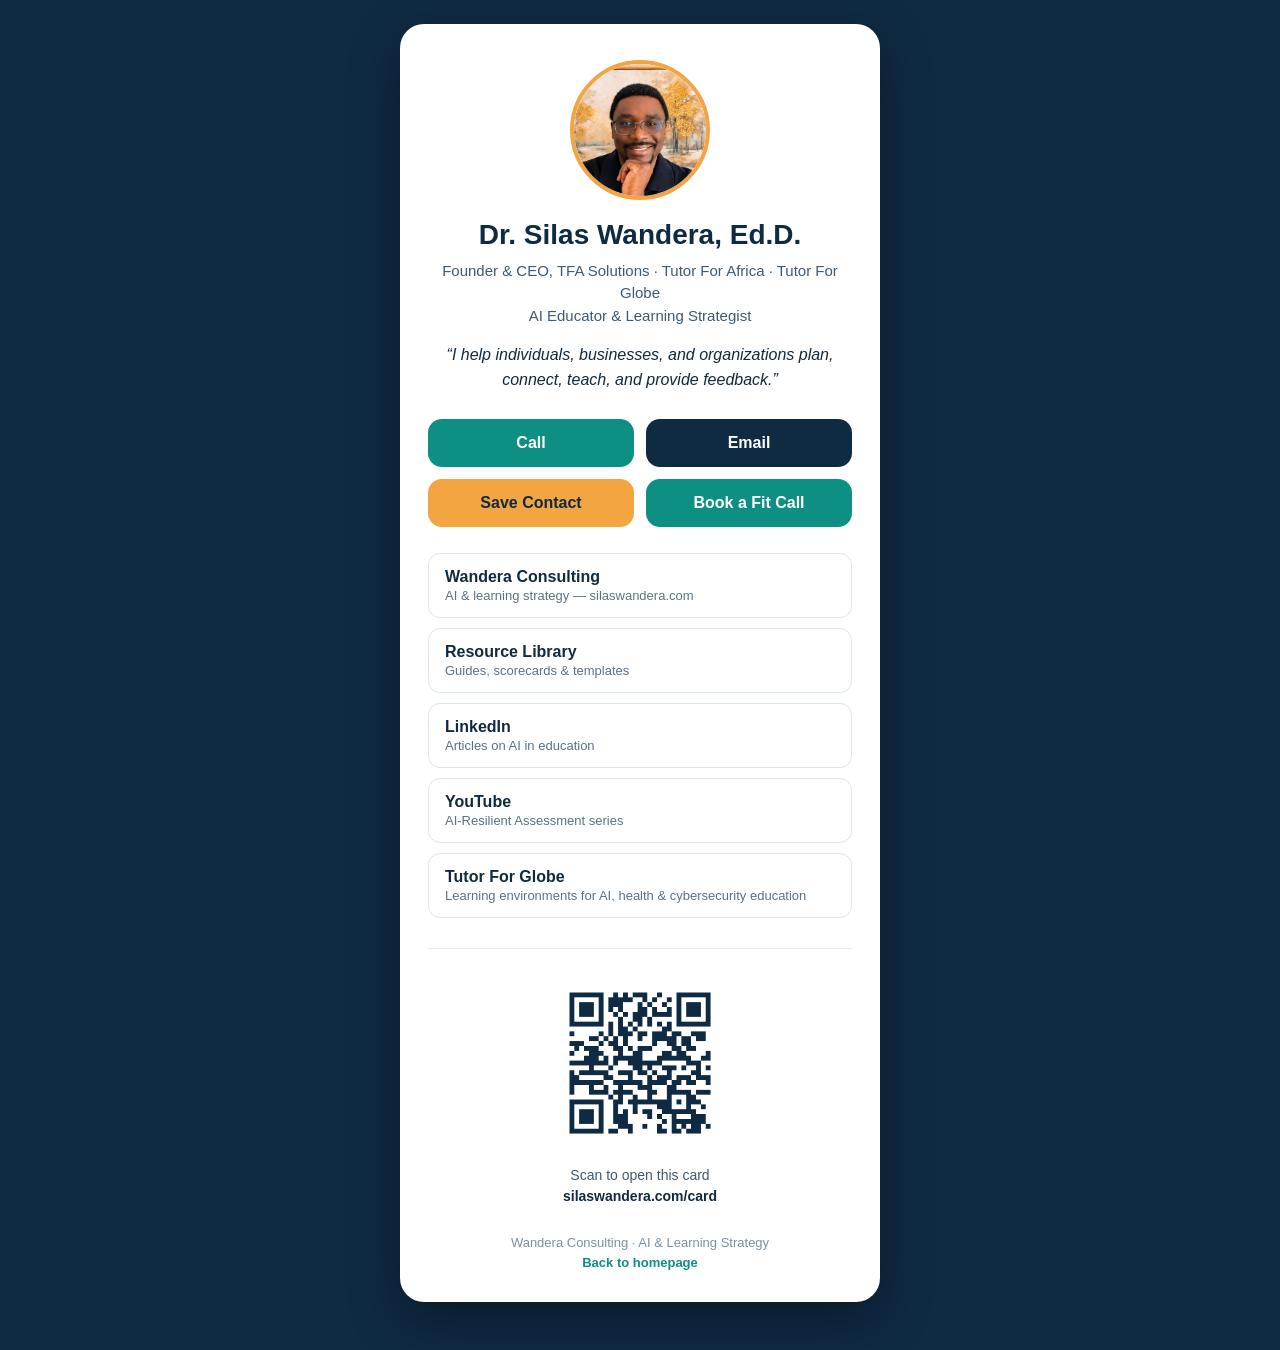
<file: card/index.html>
<!DOCTYPE html>
<html lang="en">
<head>
<meta charset="UTF-8">
<meta name="viewport" content="width=device-width, initial-scale=1.0">
<title>Dr. Silas Wandera — Digital Business Card</title>
<meta name="description" content="Dr. Silas Wandera — Founder & CEO, TFA Solutions. I help individuals, businesses, and organizations plan, connect, teach, and provide feedback.">
<style>
  * { margin: 0; padding: 0; box-sizing: border-box; }
  body { font-family: -apple-system, BlinkMacSystemFont, "Segoe UI", Roboto, Helvetica, Arial, sans-serif; background: #0f2a43; color: #1c2b3a; min-height: 100vh; display: flex; justify-content: center; padding: 24px 16px 48px; }
  .card { background: #ffffff; border-radius: 24px; max-width: 480px; width: 100%; padding: 36px 28px 28px; text-align: center; box-shadow: 0 18px 50px rgba(0,0,0,.35); }
  .avatar { width: 140px; height: 140px; border-radius: 50%; object-fit: cover; border: 4px solid #f2a541; display: block; margin: 0 auto 18px; }
  h1 { font-size: 28px; line-height: 1.2; color: #0f2a43; }
  .titles { margin-top: 8px; font-size: 15px; line-height: 1.5; color: #3d5a74; }
  .kicker { margin-top: 16px; font-size: 16px; line-height: 1.55; color: #0f2a43; font-style: italic; }
  .actions { display: grid; grid-template-columns: 1fr 1fr; gap: 12px; margin-top: 26px; }
  .btn { display: block; padding: 15px 10px; border-radius: 14px; font-size: 16px; font-weight: 700; text-decoration: none; color: #ffffff; background: #0e8f84; }
  .btn.alt { background: #0f2a43; }
  .btn.amber { background: #f2a541; color: #0f2a43; }
  .links { margin-top: 26px; text-align: left; }
  .links a { display: block; padding: 14px 16px; margin-bottom: 10px; border: 1.5px solid #dbe6ef; border-radius: 12px; text-decoration: none; color: #0f2a43; font-size: 16px; font-weight: 600; }
  .links a span { display: block; font-size: 13px; font-weight: 400; color: #5b7286; margin-top: 2px; }
  .qr { margin-top: 30px; padding-top: 24px; border-top: 1.5px solid #e6edf3; }
  .qr img { width: 180px; height: 180px; }
  .qr p { font-size: 14px; color: #3d5a74; margin-top: 8px; line-height: 1.5; }
  .qr .url { font-weight: 700; color: #0f2a43; }
  footer { margin-top: 26px; font-size: 13px; color: #7b90a3; line-height: 1.6; }
  footer a { color: #0e8f84; font-weight: 600; text-decoration: none; }
</style>
</head>
<body>
  <main class="card">
    <img class="avatar" src="[data-uri]" alt="Dr. Silas Wandera">
    <h1>Dr. Silas Wandera, Ed.D.</h1>
    <p class="titles">Founder &amp; CEO, TFA Solutions &middot; Tutor For Africa &middot; Tutor For Globe<br>AI Educator &amp; Learning Strategist</p>
    <p class="kicker">&ldquo;I help individuals, businesses, and organizations plan, connect, teach, and provide feedback.&rdquo;</p>
    <div class="actions">
      <a class="btn" href="tel:+16096941417">Call</a>
      <a class="btn alt" href="mailto:swandera@tfalearning.com">Email</a>
      <a class="btn amber" href="silas-wandera.vcf" download>Save Contact</a>
      <a class="btn" href="https://calendar.google.com/calendar/u/0/appointments/schedules/AcZssZ1fkGqTwgambg86OS0ZgMbecFI0xRA0XSa_x7YVtyGVnOc66WwlP8yn5SBY0HEbW9F17prHcxYI">Book a Fit Call</a>
    </div>
    <div class="links">
      <a href="https://silaswandera.com">Wandera Consulting<span>AI &amp; learning strategy — silaswandera.com</span></a>
      <a href="https://silaswandera.com/#resources">Resource Library<span>Guides, scorecards &amp; templates</span></a>
      <a href="https://www.linkedin.com/in/silaswandera">LinkedIn<span>Articles on AI in education</span></a>
      <a href="https://www.youtube.com/@SilasWandera">YouTube<span>AI-Resilient Assessment series</span></a>
      <a href="https://tutorforglobe.com">Tutor For Globe<span>Learning environments for AI, health &amp; cybersecurity education</span></a>
    </div>
    <div class="qr">
      <img src="[data-uri]" alt="QR code for this card">
      <p>Scan to open this card<br><span class="url">silaswandera.com/card</span></p>
    </div>
    <footer>Wandera Consulting &middot; AI &amp; Learning Strategy<br><a href="https://silaswandera.com">Back to homepage</a></footer>
  </main>
</body>
</html>
</file>
